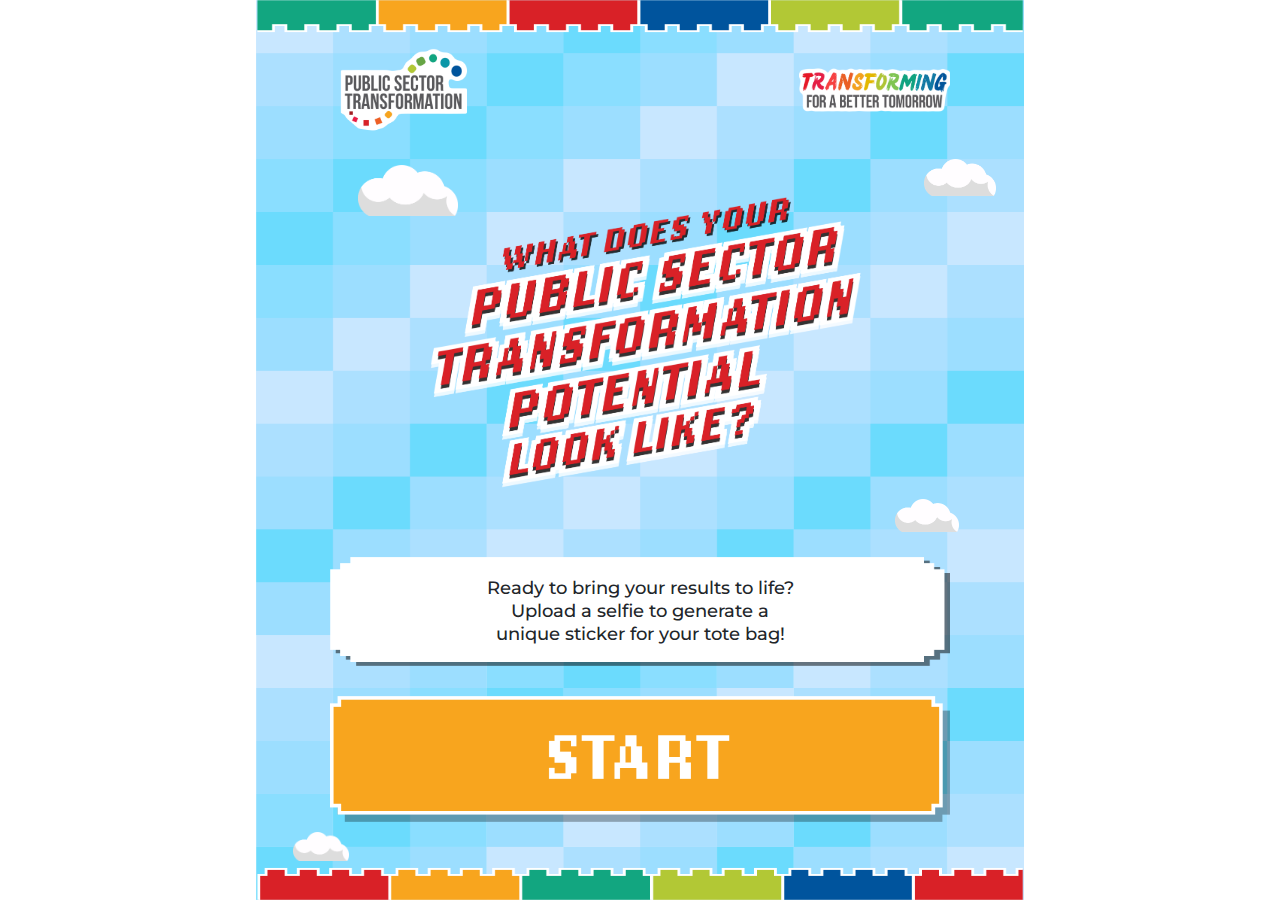
<file: index.html>
<!DOCTYPE html>
<html lang="en">
<head>
    <meta charset="UTF-8">
    <meta name="viewport" content="width=device-width, initial-scale=1.0">
    <title>Mobile </title>
  <!-- --bootstrap -->
     <link rel="stylesheet" href="assets/css/bootstrap.min.css"/>
     <!-- --fonts-- -->
     <link rel="stylesheet" href="assets/css/fonts.css"/>
    <!-- --style-- -->
    <link rel="stylesheet" href="assets/css/style.css"/>

</head>
<body>
    <div class="main">
        <section class="start-sec">
            <div class="container">
                   <div class="logo-info">
                    <img src="assets/image/logo1.png" alt=""/>
                    <img src="assets/image/logo2.png" alt=""/>
                   </div>
                   <div class="center-logo">
                    <img src="assets/image/logo3.png" alt="" class="logo3"/>
                     <img src="assets/image/cloud1.png" alt="" class="cloud-1"/>
                    <img src="assets/image/cloud1.png" alt="" class="cloud-2"/>
                   </div>
                   <div class="start-sec-data">
                             <img src="assets/image/cloud1.png" alt="" class="cloud-4"/>
                         <p>Ready to bring your results to life? <br/>
                            Upload a selfie to generate a <br/>
                            unique sticker for your tote bag! <br/></p>
                   </div>
                   <div class="btn1">
                    <a href="#"><img src="assets/image/btn1.png" alt=""/></a>
                      <img src="assets/image/cloud1.png" alt="" class="cloud-3"/>
                   </div>
                 
            </div>
        </section>
    </div>
    <script src="assets/js/bootstrap.bundle.min.js"></script>
</body>
</html>
</file>
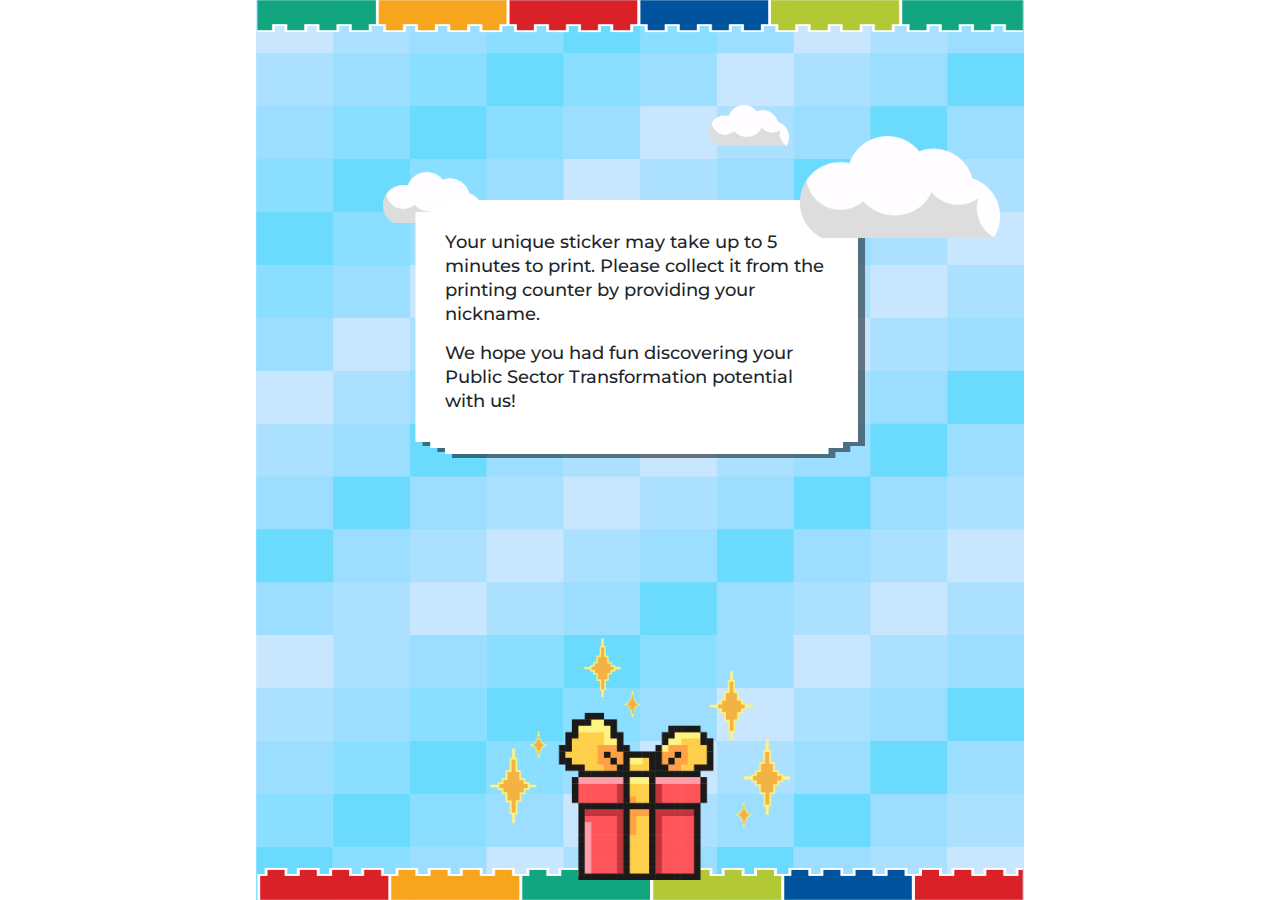
<file: collect.html>
<!DOCTYPE html>
<html lang="en">
<head>
    <meta charset="UTF-8">
    <meta name="viewport" content="width=device-width, initial-scale=1.0">
    <title>Mobile </title>
 <!-- --bootstrap -->
     <link rel="stylesheet" href="assets/css/bootstrap.min.css"/>
     <!-- --fonts-- -->
     <link rel="stylesheet" href="assets/css/fonts.css"/>
    <!-- --style-- -->
    <link rel="stylesheet" href="assets/css/style.css"/>
    <link href="https://fonts.googleapis.com/css2?family=Press+Start+2P&display=swap" rel="stylesheet"/>
</head>
<body>
    <div class="main">
        <section class="collect-sec">
            <div class="container">
                   <div class="collect-info">
                    <img src="assets/image/cloud1.png" alt="" class="cloud-5">
                    <img src="assets/image/cloud1.png" alt="" class="cloud-6">
                    <img src="assets/image/cloud1.png" alt="" class="cloud-7">
                    <p>Your unique sticker may 
                take up to 5 minutes to
                print. Please collect it from
                the printing counter by
                providing your nickname.
                </p>
                <p>We hope you had fun
                discovering your Public
                Sector Transformation
                potential with us!</p>
                   </div>
                   <div class="collect-gift-img">
                    <img src="assets/image/gift.png" alt="">
                   </div>
            </div>
        </section>
    </div>
    <script src="assets/js/bootstrap.bundle.min.js"></script>
</body>
</html>
</file>
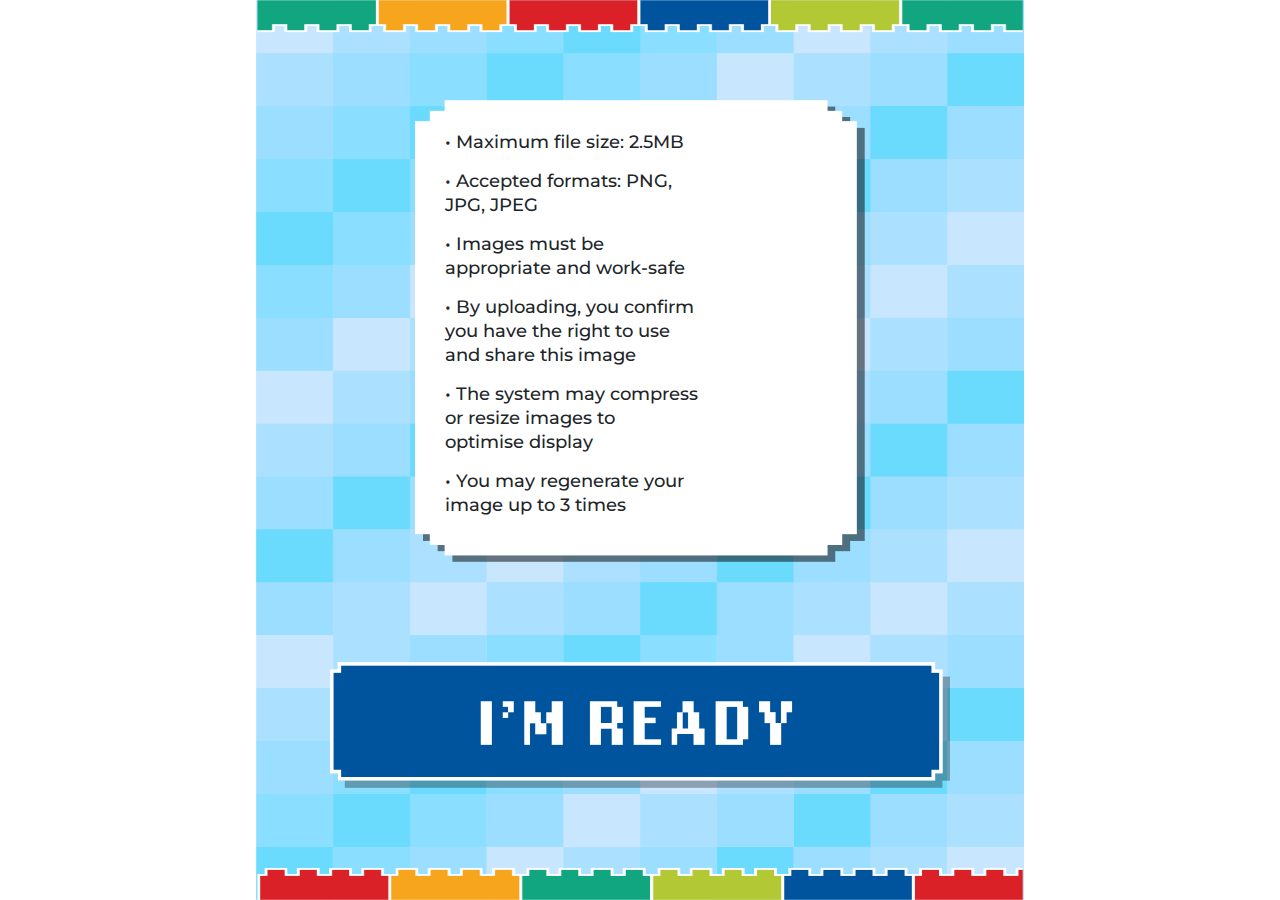
<file: instruction.html>
<!DOCTYPE html>
<html lang="en">
<head>
    <meta charset="UTF-8">
    <meta name="viewport" content="width=device-width, initial-scale=1.0">
    <title>Mobile </title>
     <!-- --bootstrap -->
     <link rel="stylesheet" href="assets/css/bootstrap.min.css"/>
     <!-- --fonts-- -->
     <link rel="stylesheet" href="assets/css/fonts.css"/>
    <!-- --style-- -->
    <link rel="stylesheet" href="assets/css/style.css"/>
    <link href="https://fonts.googleapis.com/css2?family=Press+Start+2P&display=swap" rel="stylesheet"/>
</head>
<body>
    <div class="main">
        <section>
            <div class="container">
              <div class="insruction-para">
            <ul>
                <li>• Maximum file size: 2.5MB</li>
                <li>• Accepted formats: PNG, <br/>
                JPG, JPEG</li>
                <li>• Images must be <br/>
                appropriate and work-safe</li>
                <li>• By uploading, you confirm <br/>
                you have the right to use <br/>
                and share this image</li>
                <li>• The system may compress <br/>
                or resize images to <br/>
                optimise display</li>
                <li>• You may regenerate your <br/>
                image up to 3 times</li>
            </ul>
              </div>
              <div class="btn2">
               <a href="upload-image.html"><img src="assets/image/redy-btn.png" alt=""/></a> 
              </div>
            </div>
        </section>
    </div>
    <script src="assets/js/bootstrap.bundle.min.js"></script>
</body>
</html>
</file>
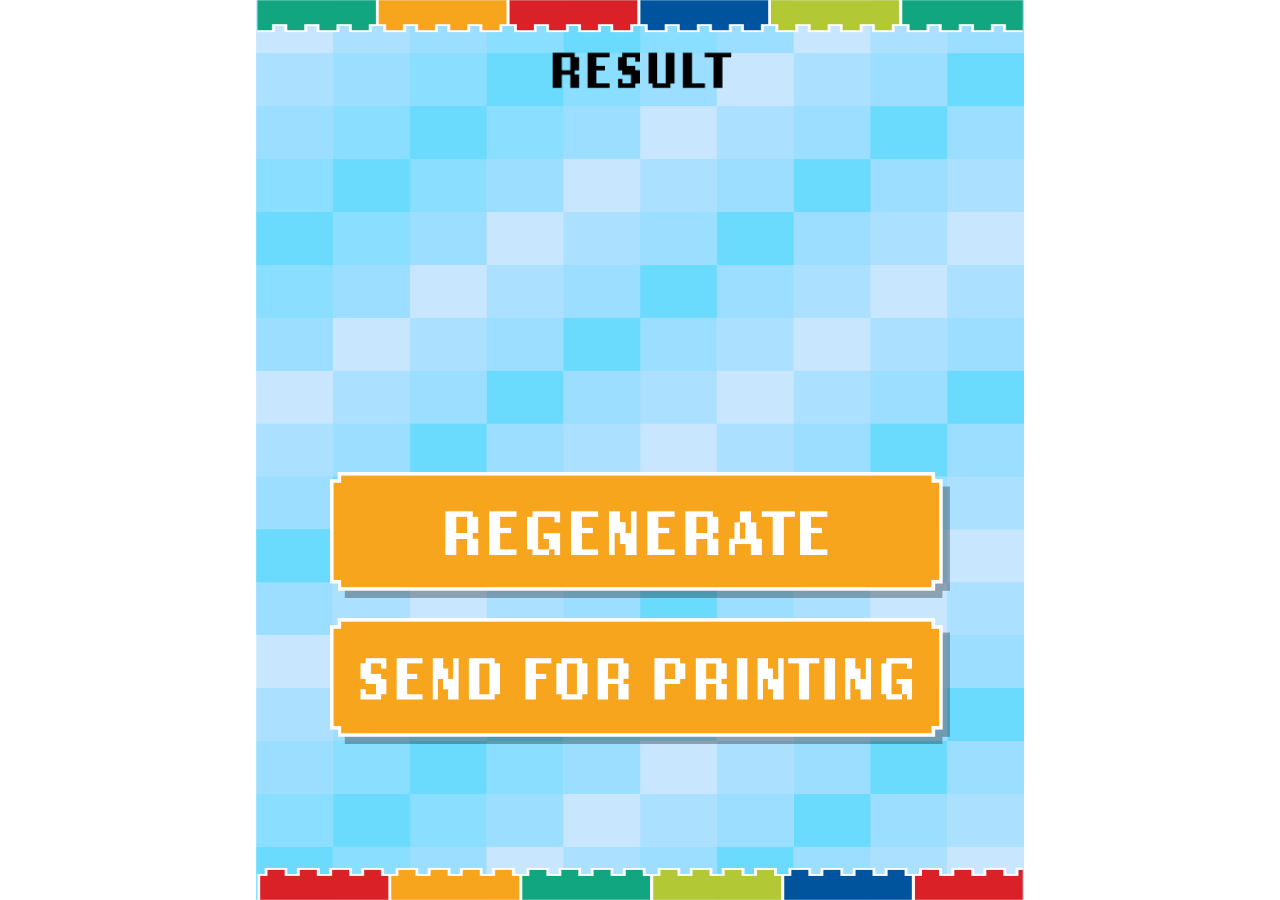
<file: result.html>
<!DOCTYPE html>
<html lang="en">
<head>
    <meta charset="UTF-8">
    <meta name="viewport" content="width=device-width, initial-scale=1.0">
    <title>Mobile </title>
   <!-- --bootstrap -->
     <link rel="stylesheet" href="assets/css/bootstrap.min.css"/>
     <!-- --fonts-- -->
     <link rel="stylesheet" href="assets/css/fonts.css"/>
    <!-- --style-- -->
    <link rel="stylesheet" href="assets/css/style.css"/>
</head>
<body>
    <div class="main">
        <section class="result-sec">
            <div class="container">
                <div class="result-title">
                    <img src="assets/image/result.png" alt="">
                </div>
                <div class="result-btns">
                    <a href="#"><img src="assets/image/registration.png" alt=""></a>
                    <a href="#"><img src="assets/image/send.png" alt=""></a>
                </div>
            </div>
        </section>
    </div>
    <script src="assets/js/bootstrap.bundle.min.js"></script>
</body>
</html>
</file>
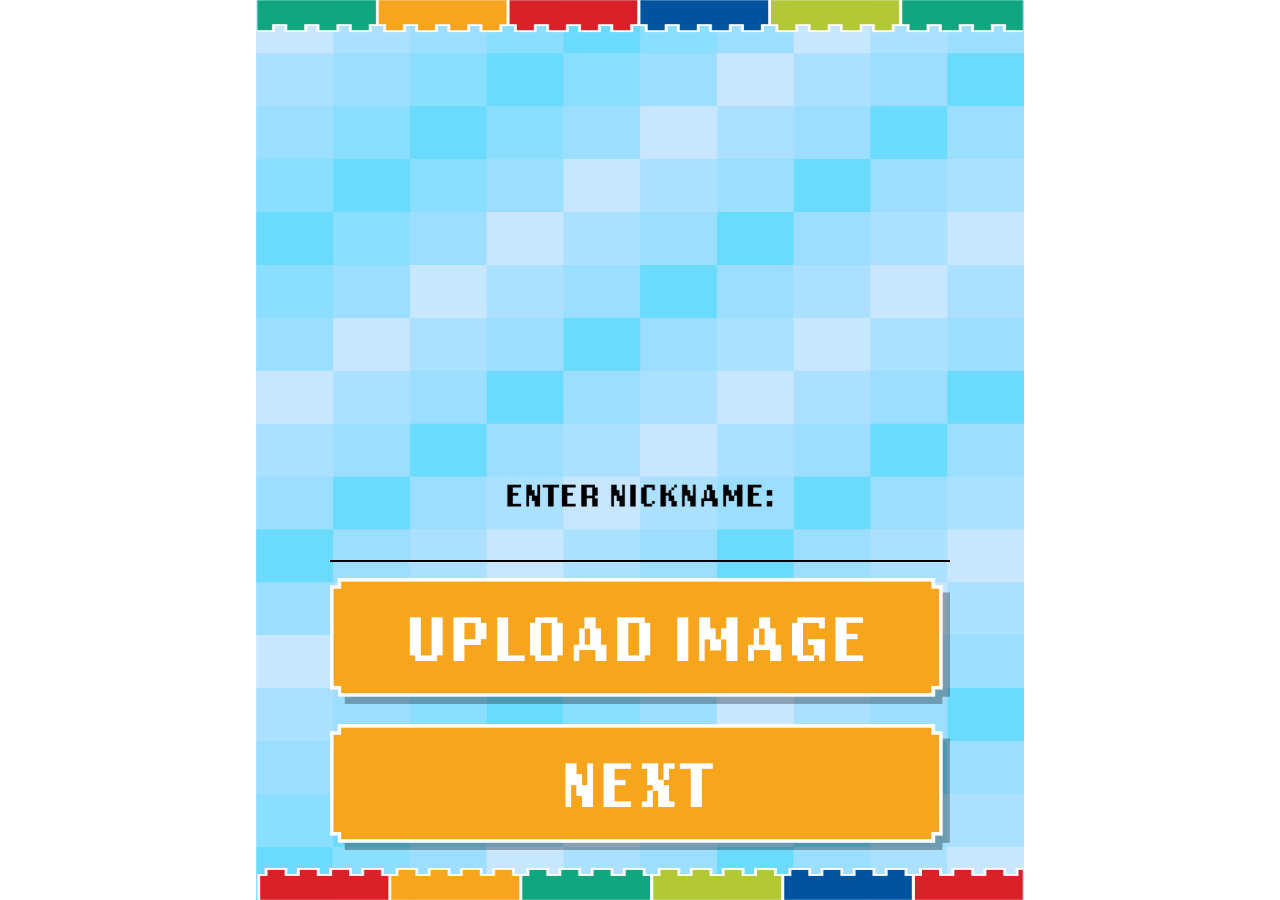
<file: upload-image.html>
<!DOCTYPE html>
<html lang="en">
<head>
    <meta charset="UTF-8">
    <meta name="viewport" content="width=device-width, initial-scale=1.0">
    <title>Mobile </title>
    <!-- --bootstrap -->
     <link rel="stylesheet" href="assets/css/bootstrap.min.css"/>
     <!-- --fonts-- -->
     <link rel="stylesheet" href="assets/css/fonts.css"/>
    <!-- --style-- -->
    <link rel="stylesheet" href="assets/css/style.css"/>
    <link href="https://fonts.googleapis.com/css2?family=Press+Start+2P&display=swap" rel="stylesheet"/>

</head>
<body>
    <div class="main upload-main">
        <section class="upload-image-sec">
            <div class="container">
            <form class="upload-img-info" onsubmit="return false;">
                <div class="mb-3">
                    <label for="nickname" class="form-label"><img src="assets/image/nickname.png" alt=""></label>
                    <input type="text" id="nickname" name="nickname" class="form-control">
                </div>
               <div class="upload-btns">
                <input type="file" id="fileUpload" style="display: none;" />
                 <button type="button" onclick="triggerFileUpload()" class="upload-button">
                    <img src="assets/image/upload.png" alt="Choose Image" title="Click to select an image" />
                    </button>
                <a href="result.html"><img src="assets/image/next.png" alt="Next" /></a>
                </div>
            </form>
            </div>
        </section>
    </div>
    <script src="assets/js/bootstrap.bundle.min.js"></script>
    <script>
         function triggerFileUpload() {
    document.getElementById('fileUpload').click();
  }
    </script>
</body>
</html>
</file>
<file: assets/css/fonts.css>
/* montserrat-100 - latin */
@font-face {
  font-display: swap;
  font-family: 'Montserrat';
  font-style: normal;
  font-weight: 100;
  src: url('../fonts/montserrat-v29-latin-100.woff2') format('woff2');
}
/* montserrat-200 - latin */
@font-face {
  font-display: swap;
  font-family: 'Montserrat';
  font-style: normal;
  font-weight: 200;
  src: url('../fonts/montserrat-v29-latin-200.woff2') format('woff2');
}
/* montserrat-300 - latin */
@font-face {
  font-display: swap;
  font-family: 'Montserrat';
  font-style: normal;
  font-weight: 300;
  src: url('../fonts/montserrat-v29-latin-300.woff2') format('woff2');
}
/* montserrat-regular - latin */
@font-face {
  font-display: swap;
  font-family: 'Montserrat';
  font-style: normal;
  font-weight: 400;
  src: url('../fonts/montserrat-v29-latin-regular.woff2') format('woff2');
}
/* montserrat-500 - latin */
@font-face {
  font-display: swap;
  font-family: 'Montserrat';
  font-style: normal;
  font-weight: 500;
  src: url('../fonts/montserrat-v29-latin-500.woff2') format('woff2');
}
/* montserrat-600 - latin */
@font-face {
  font-display: swap;
  font-family: 'Montserrat';
  font-style: normal;
  font-weight: 600;
  src: url('../fonts/montserrat-v29-latin-600.woff2') format('woff2');
}
/* montserrat-700 - latin */
@font-face {
  font-display: swap;
  font-family: 'Montserrat';
  font-style: normal;
  font-weight: 700;
  src: url('../fonts/montserrat-v29-latin-700.woff2') format('woff2');
}
/* montserrat-800 - latin */
@font-face {
  font-display: swap;
  font-family: 'Montserrat';
  font-style: normal;
  font-weight: 800;
  src: url('../fonts/montserrat-v29-latin-800.woff2') format('woff2');
}
/* montserrat-900 - latin */
@font-face {
  font-display: swap;
  font-family: 'Montserrat';
  font-style: normal;
  font-weight: 900;
  src: url('../fonts/montserrat-v29-latin-900.woff2') format('woff2');
}


@font-face {
    font-family: 'LoRes 12 OT Narrow';
    src: url('LoRes12OTNarrow-Regular.eot');
    src: local('LoRes 12 OT Narrow Regular'), local('LoRes12OTNarrow-Regular'),
        url('LoRes12OTNarrow-Regular.eot?#iefix') format('embedded-opentype'),
        url('LoRes12OTNarrow-Regular.woff2') format('woff2'),
        url('LoRes12OTNarrow-Regular.woff') format('woff'),
        url('LoRes12OTNarrow-Regular.ttf') format('truetype');
    font-weight: normal;
    font-style: normal;
}
</file>
<file: assets/css/style.css>
* {
  margin: 0;
  padding: 0;
  box-sizing: border-box;
}
a {
  text-decoration: none;
  color: #000;
}
ul {
  padding: 0;
  margin: 0;
  list-style: none;
}
img {
  max-width: 100%;
}

/* ---- */
.container {
  max-width: 640px !important;
  padding: 0 10px;
  margin: auto;
}
body {
  font-family: "Montserrat";
  overflow-x: hidden;
}
@media (max-width: 767px) {
  .container {
    max-width: 600px !important;
  }
}
@media (max-width: 640px) {
  .container {
    max-width: 550px !important;
  }
}
@media (max-width: 575px) {
  .container {
    max-width: 356px !important;
  }
}
@media (max-width: 390px) {
  .container {
    max-width: 326px !important;
  }
}
@media (max-width: 320px) {
  .container {
    padding: 0 20px;
  }
}
/* --- */
.main {
  width: 100%;
   height: 100dvh;
  /* height: 100%;
  min-height: 100vh; */
  max-width: 768px;
  margin: auto;
  position: relative;
  overflow-y: auto;
  background-image: url("../image/bg.png");
  background-repeat: no-repeat;
  background-size: 100% 100%;
  z-index: 1;
}

/* ---start-sec--start */
.start-sec {
  padding-top: 39px;
  position: relative;
}
.logo-info {
  display: flex;
  justify-content: space-between;
  align-items: center;
}
.logo-info img {
  width: 100%;
  max-width: 151px;
}
.center-logo {
  margin: 50px 0;
  display: flex;
  justify-content: center;
  align-items: center;
  position: relative;
}
.center-logo .logo3 {
  width: 100%;
  max-width: 457px;
}
.btn1 {
  margin: 30px 0;
  position: relative;
}
.btn-img{
  height: 60px;
    width: 100%;
    max-width: 600px;
    object-fit: contain;
}
.cloud-1 {
  position: absolute;
  top: -26px;
  left: 28px;
  width: 100%;
  max-width: 100px;
}
.cloud-2 {
  position: absolute;
  top: -32px;
  right: -46px;
  width: 100%;
  max-width: 72px;
}
.cloud-3 {
  position: absolute;
  bottom: -39px;
  left: -37px;
  width: 100%;
  max-width: 56px;
}
.cloud-4 {
  position: absolute;
  top: -58px;
  right: -9px;
  width: 100%;
  max-width: 64px;
}
.start-sec-data {
  background-image: url("../image/statrt-content.png");
  width: 100%;
  height: 100%;
  background-repeat: no-repeat;
  background-size: 100% 100%;
  padding: 20px 10px;
  position: relative;
}
.start-sec-data p {
  font-size: 18px;
  line-height: 23px;
  font-weight: 500;
  text-align: center;
  margin-bottom: 0;
}
.start-btn {
  background-image: url("../image/orange.png");
  width: 100%;
  height: 100%;
  background-size: 100% 100%;
  border: none;
  padding: 10px 0;
  font-size: 30px;
  color: white;
}
@media (max-width: 640px) {
  .logo-info img {
    max-width: 118px;
  }
  .cloud-1 {
    max-width: 75px;
  }
  .cloud-2 {
    right: -12px;
    max-width: 49px;
  }
  .center-logo .logo3 {
    max-width: 400px;
  }
  .center-logo {
    margin: 30px 0;
  }
}
@media (max-width: 575px) {
  .start-sec-data p {
    font-size: 16px;
    line-height: 20px;
  }
  .btn1 {
    margin: 24px 0;
  }
}
@media (max-width: 390px) {
  .cloud-3 {
    left: -20px;
  }
  .start-sec-data {
    padding: 15px 10px;
  }
}
@media (max-width: 375px) {
  .cloud-1 {
    max-width: 56px;
  }
  .cloud-2 {
    right: -4px;
    max-width: 38px;
  }
  .cloud-3 {
    max-width: 43px;
  }
  .start-sec-data p {
    font-size: 14px;
    line-height: 18px;
  }
}
/* ---start-sec--end */

/* --insruction-para--start */
.insruction-para {
  width: 100%;
  max-width: 450px;
  margin: 100px auto;
}
.insruction-para ul {
  background-image: url("../image/instruction-content.png");
  background-repeat: no-repeat;
  background-size: 100% 100%;
  width: 100%;
  height: 100%;
  padding: 30px;
}
.insruction-para ul li {
  font-size: 18px;
  line-height: 24px;
  font-weight: 500;
  margin-bottom: 15px;
}
@media (max-width: 640px) {
  .insruction-para {
    margin: 80px auto 30px;
  }
}
@media (max-width: 425px) {
  .insruction-para ul li {
    font-size: 16px;
    line-height: 20px;
  }
  .insruction-para {
    max-width: 312px;
  }
}
/* --insruction-para--end */

/* --upload-img-info-start */
.upload-img-info {
  text-align: center;
}
.upload-img-info .form-label {
  text-align: center;
  font-size: 30px;
  line-height: 32px;
  font-weight: 500;
}
.upload-img-info .form-label img {
  width: 100%;
  max-width: 270px;
}
.form-control:focus {
  box-shadow: none;
}
.upload-img-info .form-control {
  font-size: 28px;
  line-height: 30px;
  background-color: transparent;
  border: none;
  border-bottom: 2px solid #000;
  border-radius: 0;
}
.upload-image-sec {
 padding-bottom: 50px;
}
.upload-btns button {
  margin-bottom: 20px;
  border: none;
  background-color: transparent;
}
.upload-main {
  display: flex;
  justify-content: center;
  align-items: end;
}
/* --upload-img-info-end */

/* result-sec -start */
.result-sec {
  padding: 44px 0 39px 0;
}
.result-title {
  text-align: center;
}
.result-title img {
  width: 100%;
  max-width: 300px;
}
.result-btns img {
  margin-bottom: 20px;
}
.result-sec .container {
  display: flex;
  justify-content: space-between;
  align-items: center;
  flex-direction: column;
  width: 100%;
  min-height: 80vh;
}
@media (max-width: 575px) {
  .result-title img {
    max-width: 200px;
  }
}

/* result-sec -end */

/* ---collect start */

.collect-info {
  background-image: url("../image/last-slide.png");
  background-size: 100% 100%;
  background-repeat: no-repeat;
  width: 100%;
  height: 100%;
  padding: 30px;
  max-width: 450px;
  margin: 0 auto;
  position: relative;
}
.collect-info p {
  font-size: 18px;
  line-height: 24px;
  font-weight: 500;
  margin-bottom: 15px;
  width: 100%;
  max-width: 400px;
}
.collect-info p:first-child {
  margin-bottom: 45px;
}
.collect-sec {
  padding-top: 200px;
  overflow-x: hidden;
}
.cloud-5 {
  position: absolute;
  top: -28px;
  left: -32px;
  width: 100%;
  max-width: 100px;
  z-index: -1;
}
.cloud-6 {
  position: absolute;
  top: -25%;
  right: -30%;
  width: 100%;
  max-width: 200px;
}
.cloud-7 {
  position: absolute;
  top: -37%;
  right: 17%;
  width: 100%;
  max-width: 80px;
}
.collect-gift-img {
  text-align: center;
  position: absolute;
  bottom: 20px;
  left: 50%;
  transform: translateX(-50%);
}
.collect-gift-img img {
  width: 100%;
  max-width: 300px;
  object-fit: cover;
}
@media (max-width: 640px) {
  .cloud-6 {
    right: -21%;
    max-width: 170px;
  }
}
@media (max-width: 575px) {
  .cloud-6 {
    max-width: 159px;
    top: -19%;
  }
}
@media (max-width: 490px) {
  .collect-info {
    max-width: 288px;
  }
  .collect-info p {
    font-size: 16px;
    line-height: 22px;
  }
  .cloud-6 {
    max-width: 133px;
    top: -15%;
  }
  .cloud-5 {
    max-width: 81px;
  }
  .cloud-7 {
        max-width: 61px;
  }
}
/* ---collect end */
</file>
